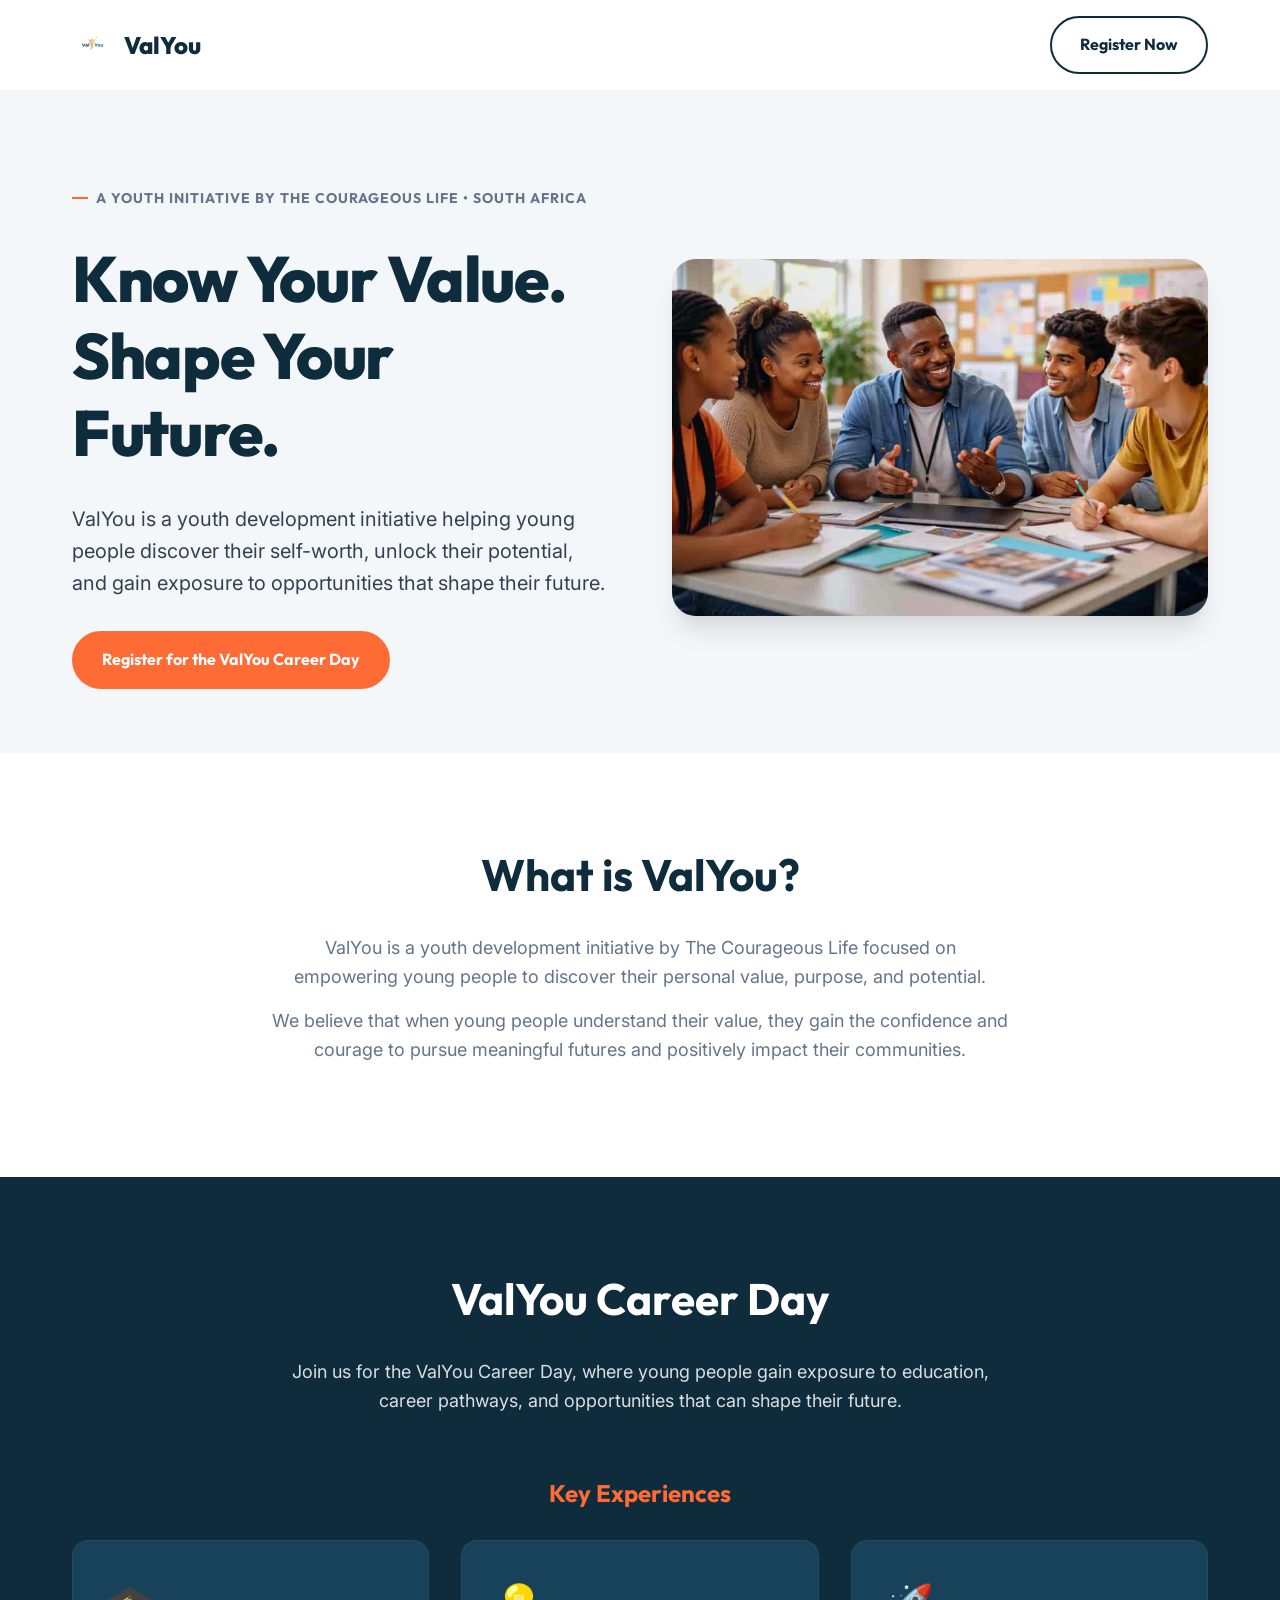
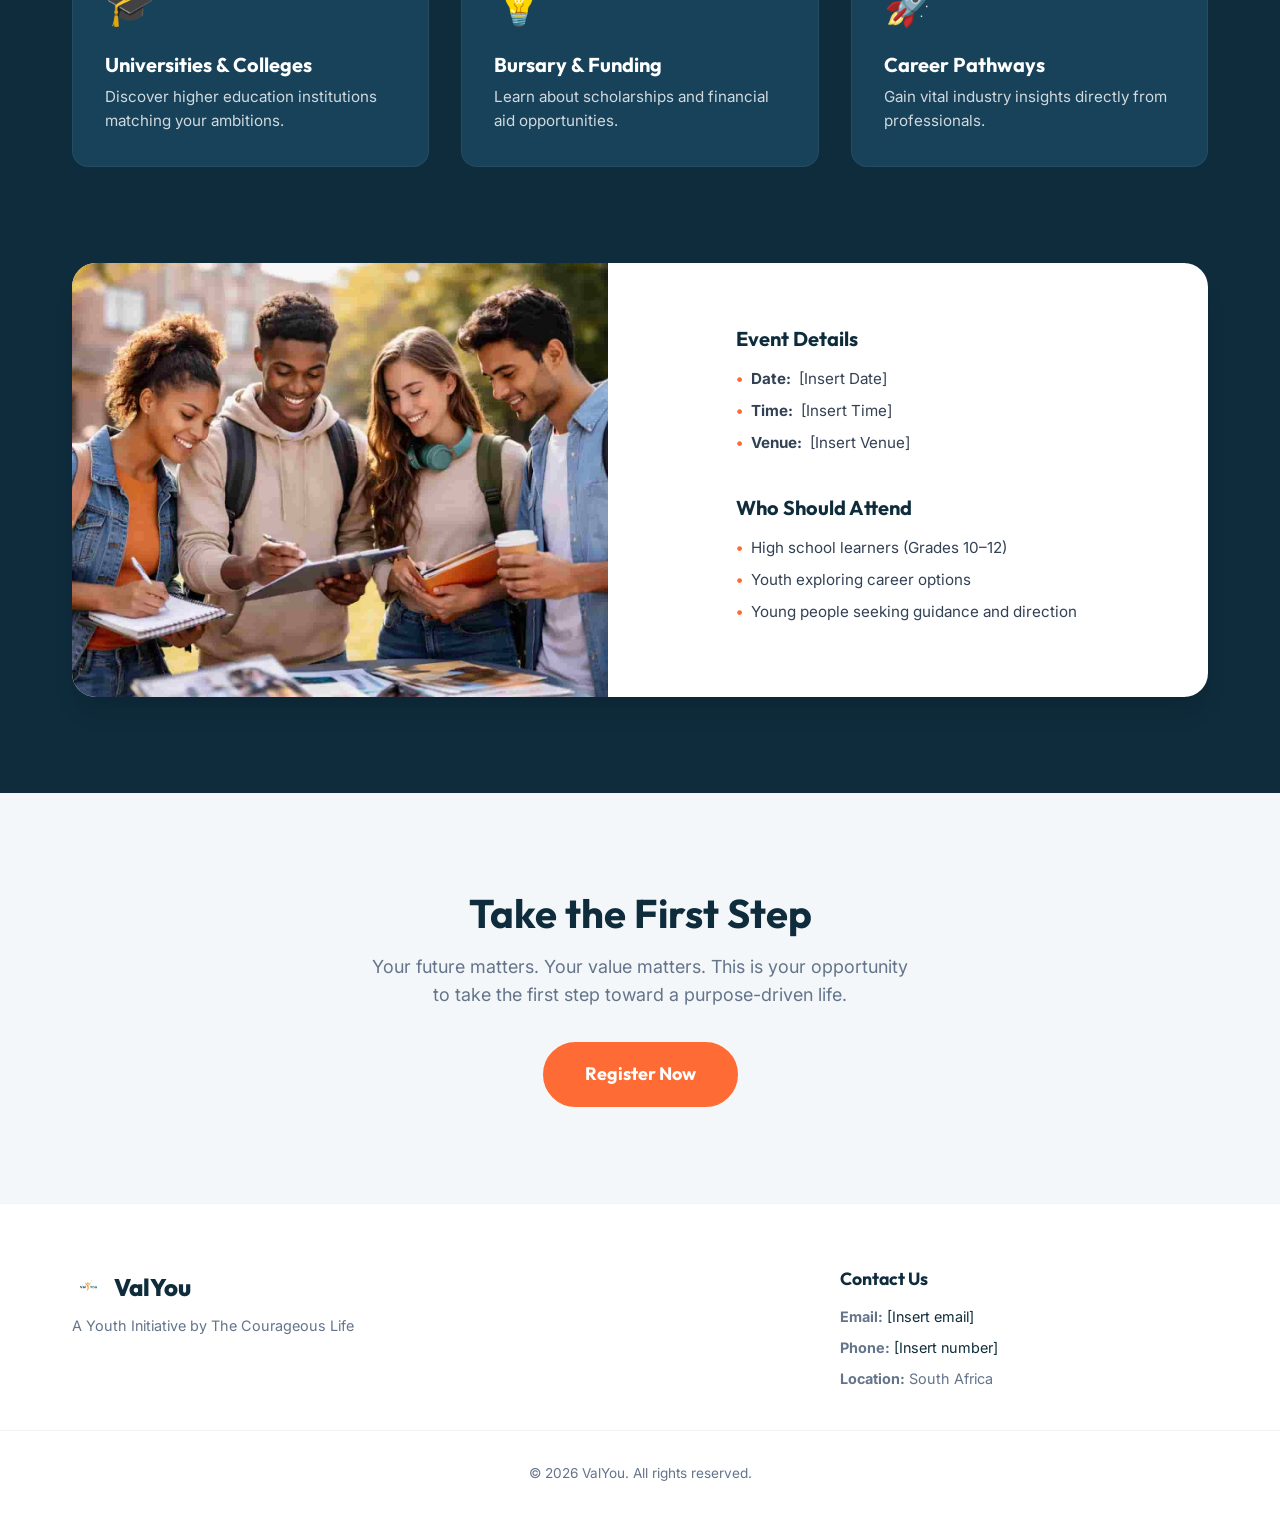
<file: index.html>
<!DOCTYPE html>
<html lang="en">
<head>
    <meta charset="UTF-8">
    <meta name="viewport" content="width=device-width, initial-scale=1.0">
    <title>ValYou | Know Your Value. Shape Your Future.</title>
    <meta name="description" content="ValYou is a youth development initiative helping young people discover their self-worth, unlock their potential, and gain exposure to opportunities that shape their future.">
    <!-- Favicon -->
    <link rel="icon" type="image/jpeg" href="assets/valyou3.jpeg">
    <!-- Google Fonts -->
    <link rel="preconnect" href="https://fonts.googleapis.com">
    <link rel="preconnect" href="https://fonts.gstatic.com" crossorigin>
    <link href="https://fonts.googleapis.com/css2?family=Inter:wght@400;500;600&family=Outfit:wght@500;700;800&display=swap" rel="stylesheet">
    <!-- Custom CSS -->
    <link rel="stylesheet" href="style.css">
</head>
<body>

    <!-- Header Navigation -->
    <header class="navbar">
        <div class="container navbar-content">
            <a href="#" class="logo-link">
                <img src="assets/valyou3.jpeg" alt="ValYou Logo" class="logo-image">
                <span class="logo-text">ValYou</span>
            </a>
            <a href="#register" class="btn btn-outline">Register Now</a>
        </div>
    </header>

    <main>
        <!-- Hero Section -->
        <section class="hero-section">
            <div class="container hero-container">
                <div class="hero-content">
                    <p class="trust-line">A youth initiative by The Courageous Life &bull; South Africa</p>
                    <h1 class="headline">Know Your Value.<br>Shape Your Future.</h1>
                    <p class="subheadline">
                        ValYou is a youth development initiative helping young people discover their self-worth, unlock their potential, and gain exposure to opportunities that shape their future.
                    </p>
                    <div class="hero-actions">
                        <a href="#register" class="btn btn-primary">Register for the ValYou Career Day</a>
                    </div>
                </div>
                <!-- Optional: Use one of the images as a hero visual, styled perfectly -->
                <div class="hero-image-wrapper">
                    <img src="assets/valyou1.jpg" alt="South African youth smiling" class="hero-image">
                </div>
            </div>
        </section>

        <!-- About ValYou Section -->
        <section class="about-section" id="about">
            <div class="container about-container">
                <div class="about-text">
                    <h2 class="section-title">What is ValYou?</h2>
                    <p>ValYou is a youth development initiative by The Courageous Life focused on empowering young people to discover their personal value, purpose, and potential.</p>
                    <p>We believe that when young people understand their value, they gain the confidence and courage to pursue meaningful futures and positively impact their communities.</p>
                </div>
            </div>
        </section>

        <!-- Event Section (Core Focus) -->
        <section class="event-section" id="event">
            <div class="container event-container">
                <div class="event-header">
                    <h2 class="section-title">ValYou Career Day</h2>
                    <p class="event-intro">Join us for the ValYou Career Day, where young people gain exposure to education, career pathways, and opportunities that can shape their future.</p>
                </div>

                <div class="event-content">
                    <div class="key-experiences">
                        <h3>Key Experiences</h3>
                        <div class="experience-grid">
                            <div class="experience-card">
                                <div class="card-icon">🎓</div>
                                <h4>Universities & Colleges</h4>
                                <p>Discover higher education institutions matching your ambitions.</p>
                            </div>
                            <div class="experience-card">
                                <div class="card-icon">💡</div>
                                <h4>Bursary & Funding</h4>
                                <p>Learn about scholarships and financial aid opportunities.</p>
                            </div>
                            <div class="experience-card">
                                <div class="card-icon">🚀</div>
                                <h4>Career Pathways</h4>
                                <p>Gain vital industry insights directly from professionals.</p>
                            </div>
                        </div>
                    </div>

                    <div class="event-details-panel">
                        <div class="event-image-wrapper">
                            <img src="assets/valyou2.jpg" alt="Youth collaboration" class="event-image">
                        </div>
                        <div class="event-info-boxes">
                            <div class="info-box detail-box">
                                <h3>Event Details</h3>
                                <ul>
                                    <li><strong>Date:</strong> [Insert Date]</li>
                                    <li><strong>Time:</strong> [Insert Time]</li>
                                    <li><strong>Venue:</strong> [Insert Venue]</li>
                                </ul>
                            </div>
                            <div class="info-box audience-box">
                                <h3>Who Should Attend</h3>
                                <ul>
                                    <li>High school learners (Grades 10–12)</li>
                                    <li>Youth exploring career options</li>
                                    <li>Young people seeking guidance and direction</li>
                                </ul>
                            </div>
                        </div>
                    </div>
                </div>
            </div>
        </section>

        <!-- Final Call to Action -->
        <section class="final-cta-section" id="register">
            <div class="container cta-container">
                <h2 class="cta-title">Take the First Step</h2>
                <p class="cta-copy">Your future matters. Your value matters. This is your opportunity to take the first step toward a purpose-driven life.</p>
                <!-- Formspree placeholder link -->
                <a href="https://formspree.io/" class="btn btn-primary btn-large">Register Now</a>
            </div>
        </section>
    </main>

    <!-- Footer -->
    <footer class="site-footer">
        <div class="container footer-container">
            <div class="footer-brand">
                <div class="footer-logo">
                    <img src="assets/valyou3.jpeg" alt="ValYou Logo" class="logo-image-small">
                    <span>ValYou</span>
                </div>
                <p class="footer-tagline">A Youth Initiative by The Courageous Life</p>
            </div>
            
            <div class="footer-contact">
                <h4>Contact Us</h4>
                <ul>
                    <li><strong>Email:</strong> <a href="mailto:[Insert email]">[Insert email]</a></li>
                    <li><strong>Phone:</strong> <a href="tel:[Insert number]">[Insert number]</a></li>
                    <li><strong>Location:</strong> South Africa</li>
                </ul>
            </div>
        </div>
        <div class="footer-bottom">
            <p>&copy; <span id="currentYear"></span> ValYou. All rights reserved.</p>
        </div>
    </footer>

    <!-- Minimal script for dynamic year -->
    <script>
        document.getElementById('currentYear').textContent = new Date().getFullYear();
    </script>
</body>
</html>
</file>
<file: style.css>
/* ==========================================================================
   ValYou - Modern Web Design System
   ========================================================================== */

   :root {
    /* Color Palette */
    --color-primary: #0F2C3C;      /* Deep Teal for trust and authority */
    --color-primary-light: #18425A;
    --color-accent: #FF6B35;       /* Warm Orange for energy and action */
    --color-accent-hover: #E85B28;
    --color-bg-white: #FFFFFF;
    --color-bg-neutral: #F4F7F9;   /* Very soft off-white for section separation */
    --color-text-main: #334155;    /* Slate-700 / comfortable reading color */
    --color-text-muted: #64748B;
    --color-text-inverse: #FFFFFF;

    /* Typography */
    --font-heading: 'Outfit', sans-serif;
    --font-body: 'Inter', sans-serif;

    /* Spacing & Layout */
    --spacing-xs: 0.5rem;
    --spacing-sm: 1rem;
    --spacing-md: 2rem;
    --spacing-lg: 4rem;
    --spacing-xl: 6rem;
    --container-max-width: 1200px;
    --border-radius-sm: 8px;
    --border-radius-md: 16px;
    --border-radius-lg: 24px;

    /* Shadows & Transitions */
    --shadow-sm: 0 4px 6px -1px rgba(0, 0, 0, 0.05), 0 2px 4px -1px rgba(0, 0, 0, 0.03);
    --shadow-md: 0 10px 15px -3px rgba(0, 0, 0, 0.1), 0 4px 6px -2px rgba(0, 0, 0, 0.05);
    --shadow-lg: 0 20px 25px -5px rgba(0, 0, 0, 0.1), 0 10px 10px -5px rgba(0, 0, 0, 0.04);
    --transition-fast: 0.2s ease-in-out;
    --transition-med: 0.3s ease-in-out;
}

/* ==========================================================================
   Reset & Base Styles
   ========================================================================== */
* {
    margin: 0;
    padding: 0;
    box-sizing: border-box;
}

html {
    scroll-behavior: smooth;
    font-size: 16px; /* Base size */
}

body {
    font-family: var(--font-body);
    color: var(--color-text-main);
    background-color: var(--color-bg-white);
    line-height: 1.6;
    -webkit-font-smoothing: antialiased;
}

h1, h2, h3, h4, h5, h6 {
    font-family: var(--font-heading);
    color: var(--color-primary);
    line-height: 1.2;
    margin-bottom: var(--spacing-sm);
}

p {
    margin-bottom: var(--spacing-sm);
}

a {
    color: var(--color-accent);
    text-decoration: none;
    transition: color var(--transition-fast);
}

a:hover {
    color: var(--color-accent-hover);
}

img {
    max-width: 100%;
    height: auto;
    display: block;
}

/* ==========================================================================
   Layout Utils & Utilities
   ========================================================================== */
.container {
    width: 100%;
    max-width: var(--container-max-width);
    margin: 0 auto;
    padding: 0 var(--spacing-md);
}

/* Buttons */
.btn {
    display: inline-flex;
    align-items: center;
    justify-content: center;
    padding: 0.875rem 1.75rem;
    border-radius: 50px;
    font-family: var(--font-heading);
    font-weight: 700;
    text-align: center;
    cursor: pointer;
    transition: all var(--transition-fast);
    border: 2px solid transparent; /* default */
    font-size: 1rem;
}

.btn-primary {
    background-color: var(--color-accent);
    color: var(--color-text-inverse);
    border-color: var(--color-accent);
}

.btn-primary:hover {
    background-color: var(--color-accent-hover);
    border-color: var(--color-accent-hover);
    color: var(--color-text-inverse);
    transform: translateY(-2px);
    box-shadow: var(--shadow-md);
}

.btn-outline {
    background-color: transparent;
    color: var(--color-primary);
    border-color: var(--color-primary);
}

.btn-outline:hover {
    background-color: var(--color-primary);
    color: var(--color-text-inverse);
}

.btn-large {
    padding: 1rem 2.5rem;
    font-size: 1.125rem;
}

/* ==========================================================================
   Header Navigation
   ========================================================================== */
.navbar {
    position: sticky;
    top: 0;
    background-color: rgba(255, 255, 255, 0.95);
    backdrop-filter: blur(8px);
    border-bottom: 1px solid rgba(0, 0, 0, 0.05);
    z-index: 1000;
    padding: var(--spacing-sm) 0;
}

.navbar-content {
    display: flex;
    justify-content: space-between;
    align-items: center;
}

.logo-link {
    display: flex;
    align-items: center;
    gap: 12px;
}

.logo-image {
    width: 40px;
    height: 40px;
    border-radius: 50%; /* subtle roundness to contrast with strict edges */
    object-fit: cover;
}

.logo-text {
    font-family: var(--font-heading);
    font-size: 1.5rem;
    font-weight: 800;
    color: var(--color-primary);
}

/* ==========================================================================
   Hero Section
   ========================================================================== */
.hero-section {
    padding: var(--spacing-xl) 0 var(--spacing-lg);
    background-color: var(--color-bg-neutral);
    overflow: hidden;
}

.hero-container {
    display: grid;
    grid-template-columns: 1fr;
    gap: var(--spacing-lg);
    align-items: center;
}

.trust-line {
    font-family: var(--font-heading);
    color: var(--color-text-muted);
    font-size: 0.875rem;
    text-transform: uppercase;
    letter-spacing: 1px;
    font-weight: 700;
    margin-bottom: var(--spacing-md);
    position: relative;
    padding-left: 1.5rem;
}

.trust-line::before {
    content: '';
    position: absolute;
    left: 0;
    top: 50%;
    transform: translateY(-50%);
    width: 1rem;
    height: 2px;
    background-color: var(--color-accent);
}

.headline {
    font-size: 3rem;
    font-weight: 800;
    margin-bottom: var(--spacing-md);
    letter-spacing: -0.02em;
}

.subheadline {
    font-size: 1.25rem;
    color: var(--color-text-main);
    margin-bottom: var(--spacing-md);
    max-width: 540px;
}

.hero-actions {
    margin-top: var(--spacing-md);
}

.hero-image-wrapper {
    position: relative;
    border-radius: var(--border-radius-lg);
    box-shadow: var(--shadow-lg);
    overflow: hidden;
}

.hero-image-wrapper::after {
    /* Soft overlay to make image feel warmer */
    content: '';
    position: absolute;
    inset: 0;
    background: linear-gradient(to top right, rgba(15, 44, 60, 0.2), transparent);
}

.hero-image {
    width: 100%;
    height: 100%;
    object-fit: cover;
    display: block;
    transform: scale(1.02); /* prevetn subpixel gaps */
}

/* ==========================================================================
   About Section
   ========================================================================== */
.about-section {
    padding: var(--spacing-xl) 0;
    background-color: var(--color-bg-white);
}

.about-container {
    max-width: 800px;
    text-align: center;
}

.section-title {
    font-size: 2.25rem;
    margin-bottom: var(--spacing-md);
}

.about-text p {
    font-size: 1.125rem;
    color: var(--color-text-muted);
    margin-bottom: var(--spacing-sm);
}

/* ==========================================================================
   Event Section (Core Focus)
   ========================================================================== */
.event-section {
    padding: var(--spacing-xl) 0;
    background-color: var(--color-primary);
    color: var(--color-bg-white);
}

.event-section .section-title {
    color: var(--color-bg-white);
}

.event-header {
    text-align: center;
    max-width: 700px;
    margin: 0 auto var(--spacing-lg);
}

.event-intro {
    font-size: 1.125rem;
    color: rgba(255, 255, 255, 0.85);
}

.key-experiences {
    margin-bottom: var(--spacing-xl);
}

.key-experiences h3 {
    text-align: center;
    color: var(--color-accent);
    margin-bottom: var(--spacing-md);
    font-size: 1.5rem;
}

.experience-grid {
    display: grid;
    grid-template-columns: 1fr;
    gap: var(--spacing-md);
}

.experience-card {
    background-color: var(--color-primary-light);
    padding: var(--spacing-md);
    border-radius: var(--border-radius-md);
    border: 1px solid rgba(255,255,255,0.05);
    transition: transform var(--transition-med);
}

.experience-card:hover {
    transform: translateY(-5px);
}

.card-icon {
    font-size: 2.5rem;
    margin-bottom: var(--spacing-sm);
}

.experience-card h4 {
    color: var(--color-bg-white);
    font-size: 1.25rem;
    margin-bottom: var(--spacing-xs);
}

.experience-card p {
    color: rgba(255, 255, 255, 0.8);
    font-size: 0.95rem;
    margin: 0;
}

/* Event Details Panel */
.event-details-panel {
    display: grid;
    grid-template-columns: 1fr;
    gap: var(--spacing-lg);
    background-color: var(--color-bg-white);
    border-radius: var(--border-radius-lg);
    overflow: hidden;
    color: var(--color-text-main);
    box-shadow: var(--shadow-lg);
}

.event-image-wrapper {
    height: 300px; /* fixed height on mobile */
}

.event-image {
    width: 100%;
    height: 100%;
    object-fit: cover;
}

.event-info-boxes {
    padding: var(--spacing-md);
    display: grid;
    gap: var(--spacing-md);
}

.info-box h3 {
    font-size: 1.25rem;
    margin-bottom: var(--spacing-sm);
    color: var(--color-primary);
}

.info-box ul {
    list-style: none;
}

.info-box ul li {
    margin-bottom: 0.5rem;
    display: flex;
    align-items: flex-start;
    gap: 8px;
    font-size: 0.95rem;
}

.info-box ul li::before {
    content: '•';
    color: var(--color-accent);
    font-weight: bold;
}

/* ==========================================================================
   Final CTA Section
   ========================================================================== */
.final-cta-section {
    padding: var(--spacing-xl) 0;
    text-align: center;
    background-color: var(--color-bg-neutral);
}

.cta-container {
    max-width: 600px;
}

.cta-title {
    font-size: 2.5rem;
}

.cta-copy {
    font-size: 1.125rem;
    color: var(--color-text-muted);
    margin-bottom: var(--spacing-md);
}

/* ==========================================================================
   Footer
   ========================================================================== */
.site-footer {
    background-color: var(--color-bg-white);
    border-top: 1px solid rgba(0, 0, 0, 0.05);
    padding: var(--spacing-lg) 0 var(--spacing-sm);
}

.footer-container {
    display: grid;
    grid-template-columns: 1fr;
    gap: var(--spacing-md);
    margin-bottom: var(--spacing-md);
}

.footer-brand {
    display: flex;
    flex-direction: column;
    align-items: flex-start;
}

.footer-logo {
    display: flex;
    align-items: center;
    gap: 10px;
    font-family: var(--font-heading);
    font-size: 1.5rem;
    font-weight: 800;
    color: var(--color-primary);
    margin-bottom: var(--spacing-xs);
}

.logo-image-small {
    width: 32px;
    height: 32px;
    border-radius: 50%;
    object-fit: cover;
}

.footer-tagline {
    color: var(--color-text-muted);
    font-size: 0.9rem;
}

.footer-contact h4 {
    font-size: 1.1rem;
    margin-bottom: var(--spacing-sm);
}

.footer-contact ul {
    list-style: none;
}

.footer-contact ul li {
    margin-bottom: 0.5rem;
    color: var(--color-text-muted);
    font-size: 0.9rem;
}

.footer-contact a {
    color: var(--color-primary);
}

.footer-contact a:hover {
    color: var(--color-accent);
}

.footer-bottom {
    text-align: center;
    padding-top: var(--spacing-md);
    border-top: 1px solid rgba(0, 0, 0, 0.05);
    color: var(--color-text-muted);
    font-size: 0.85rem;
}

/* ==========================================================================
   Media Queries (Tablet & Desktop)
   ========================================================================== */
@media (min-width: 768px) {
    /* Larger Typography setup */
    .headline {
        font-size: 4rem;
    }
    
    .section-title {
        font-size: 2.75rem;
    }

    /* Hero */
    .hero-container {
        grid-template-columns: 1fr 1fr;
    }
    
    /* Event */
    .experience-grid {
        grid-template-columns: repeat(3, 1fr);
    }
    
    .event-details-panel {
        grid-template-columns: 1fr 1fr;
    }
    
    .event-image-wrapper {
        height: 100%;
        min-height: 350px;
    }
    
    .event-info-boxes {
        padding: var(--spacing-lg);
        align-content: center;
    }
    
    /* Footer */
    .footer-container {
        grid-template-columns: 2fr 1fr;
    }
}
</file>
